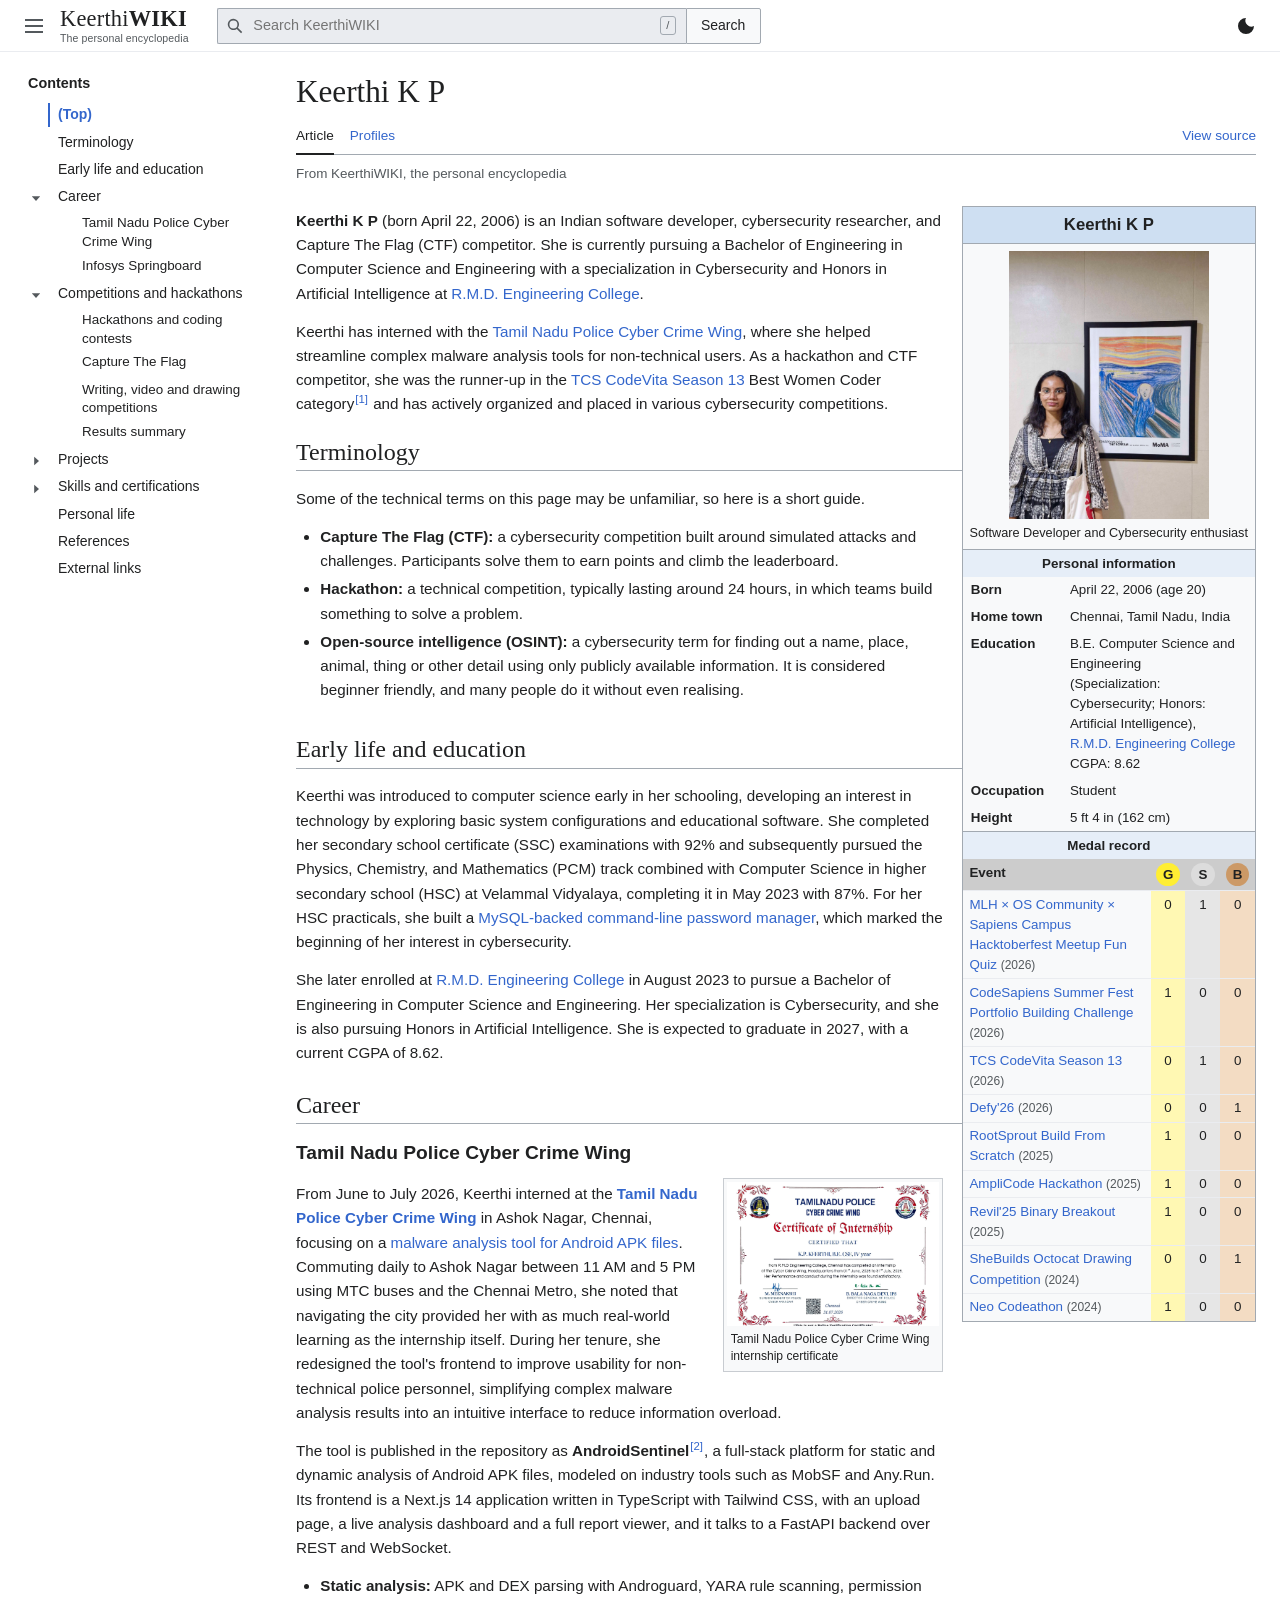
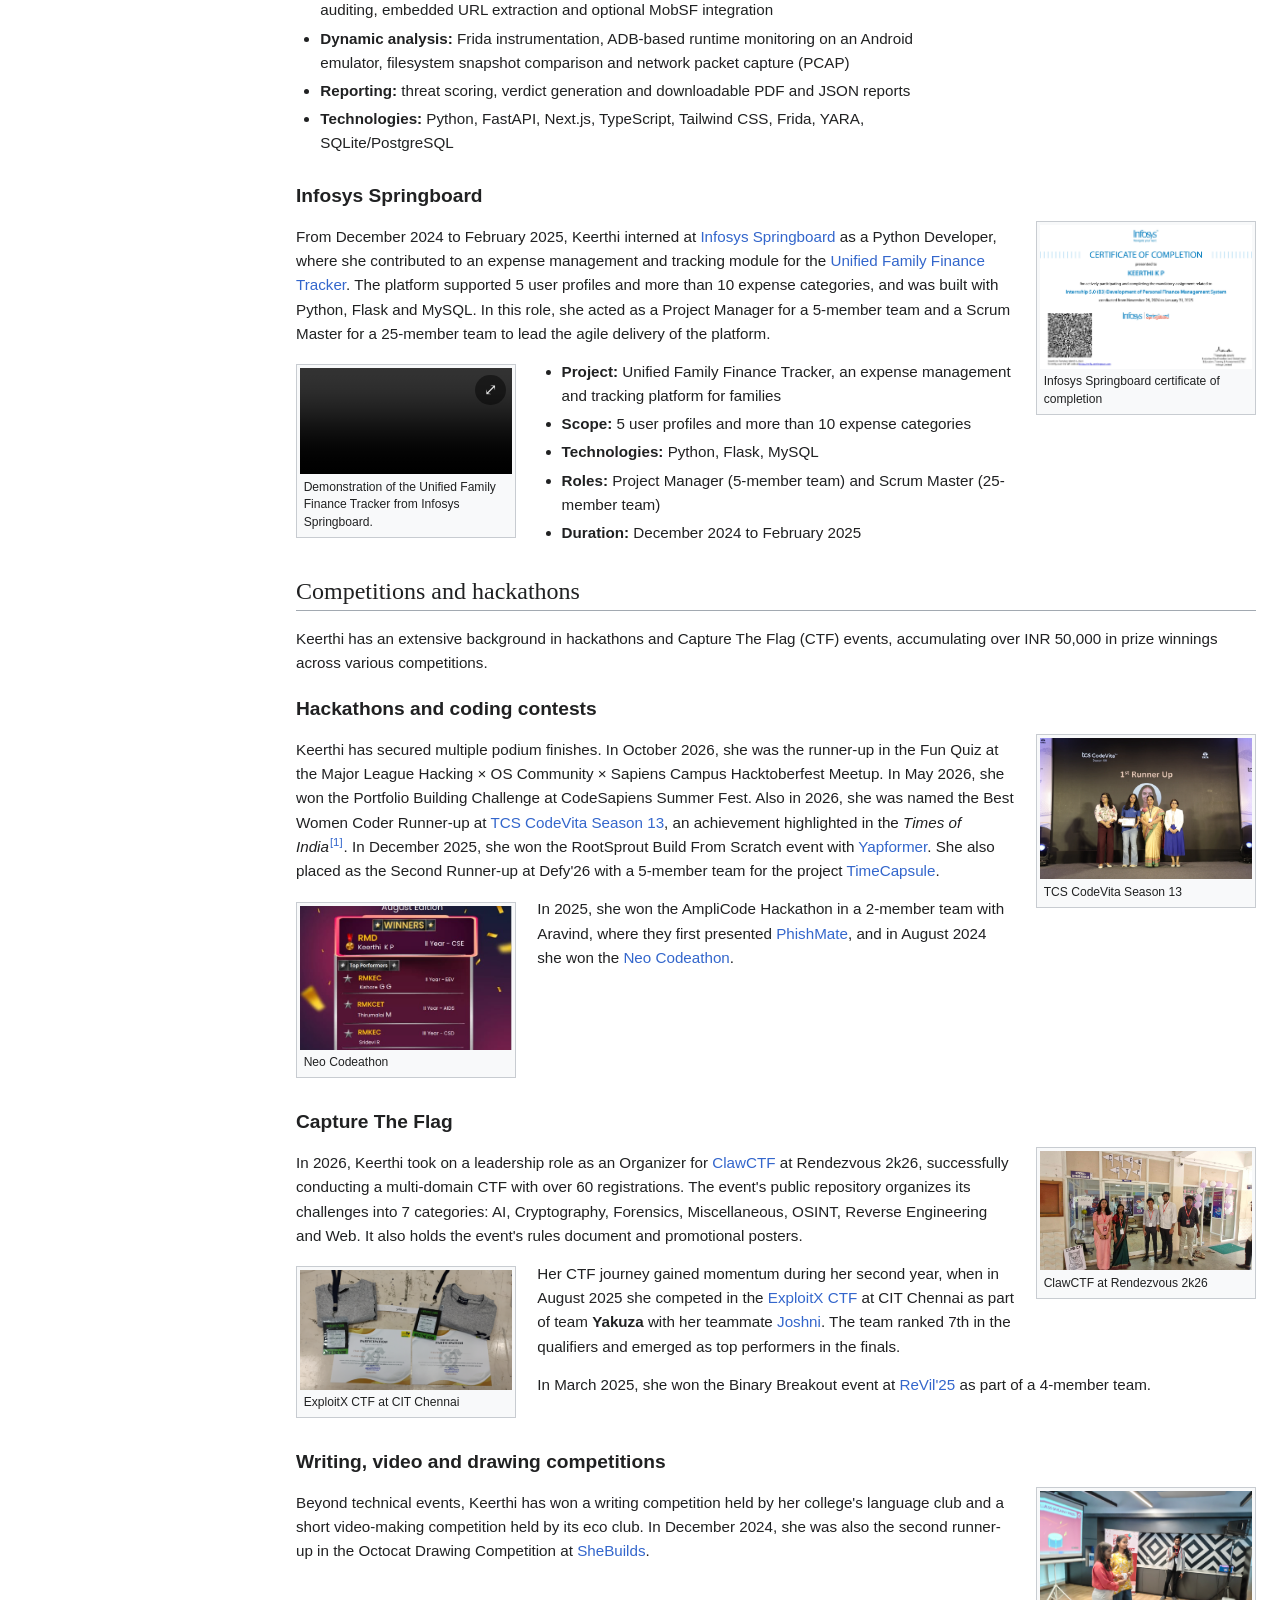
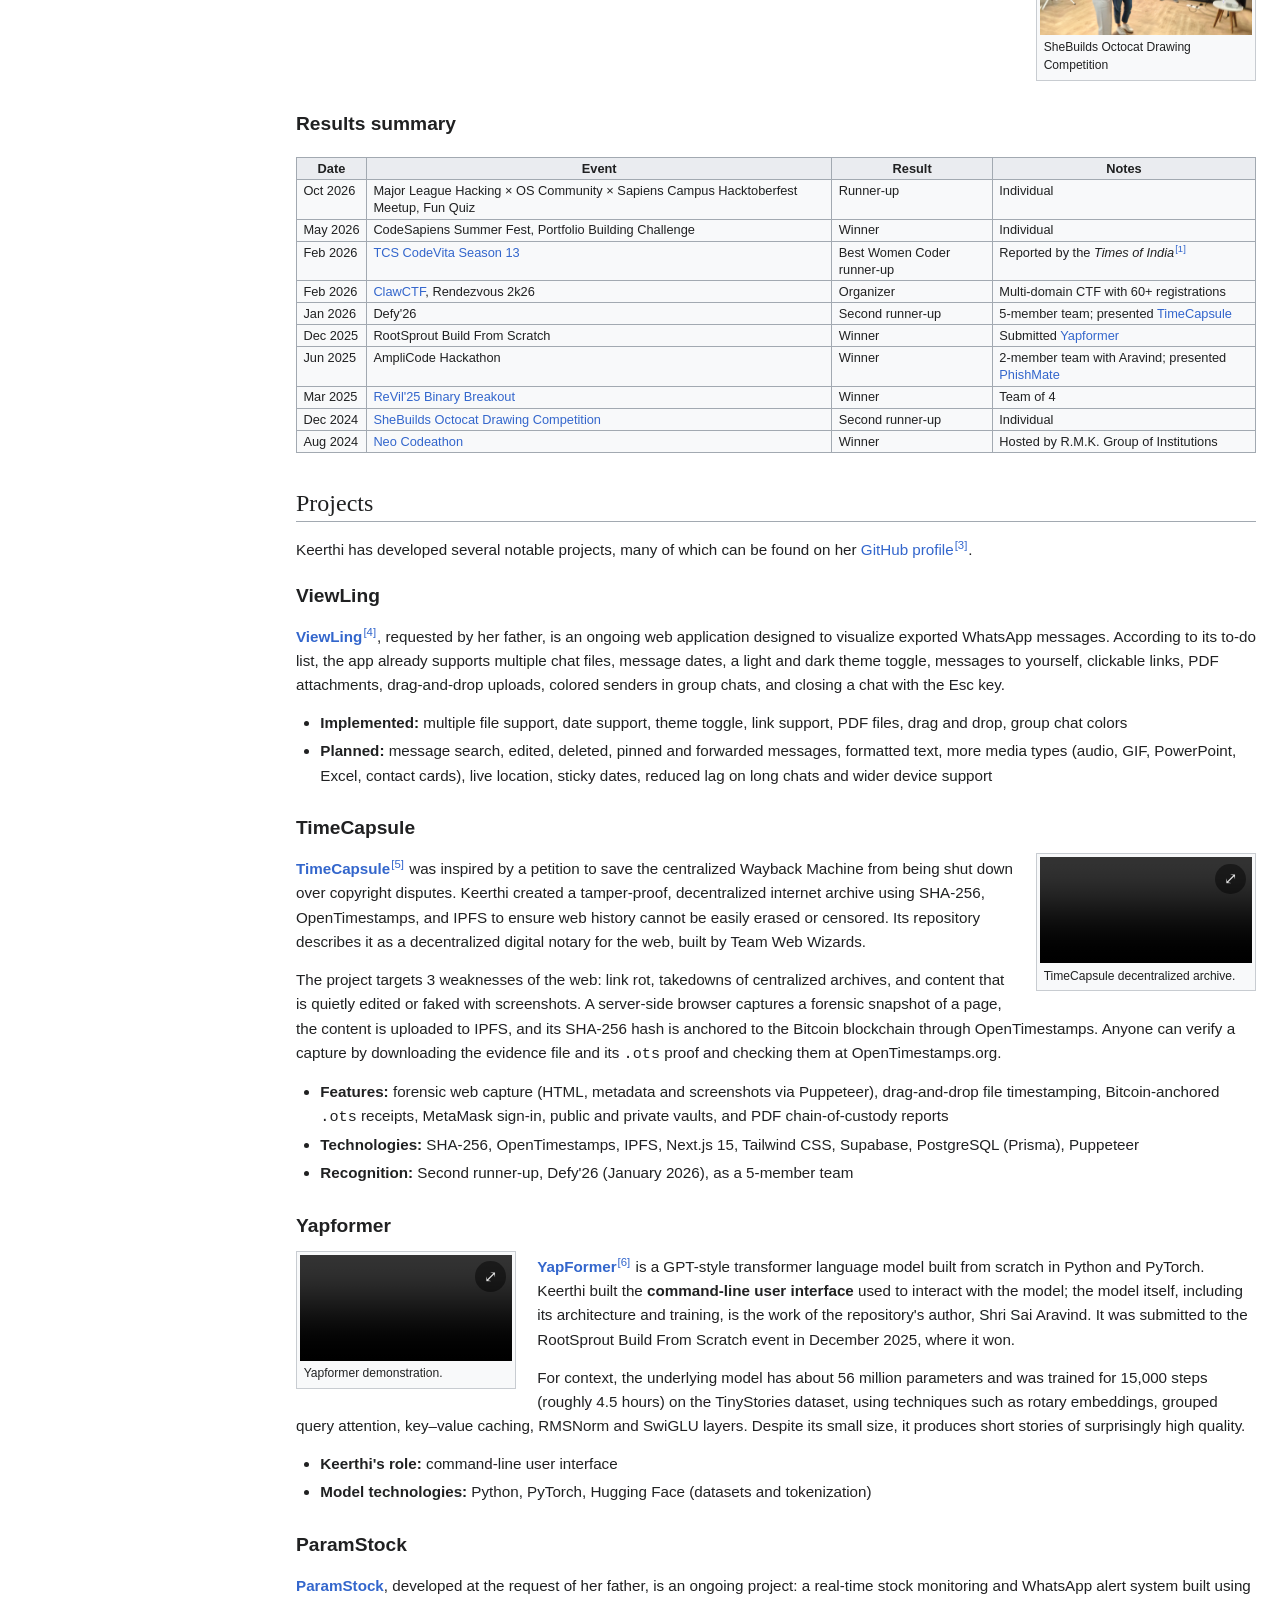
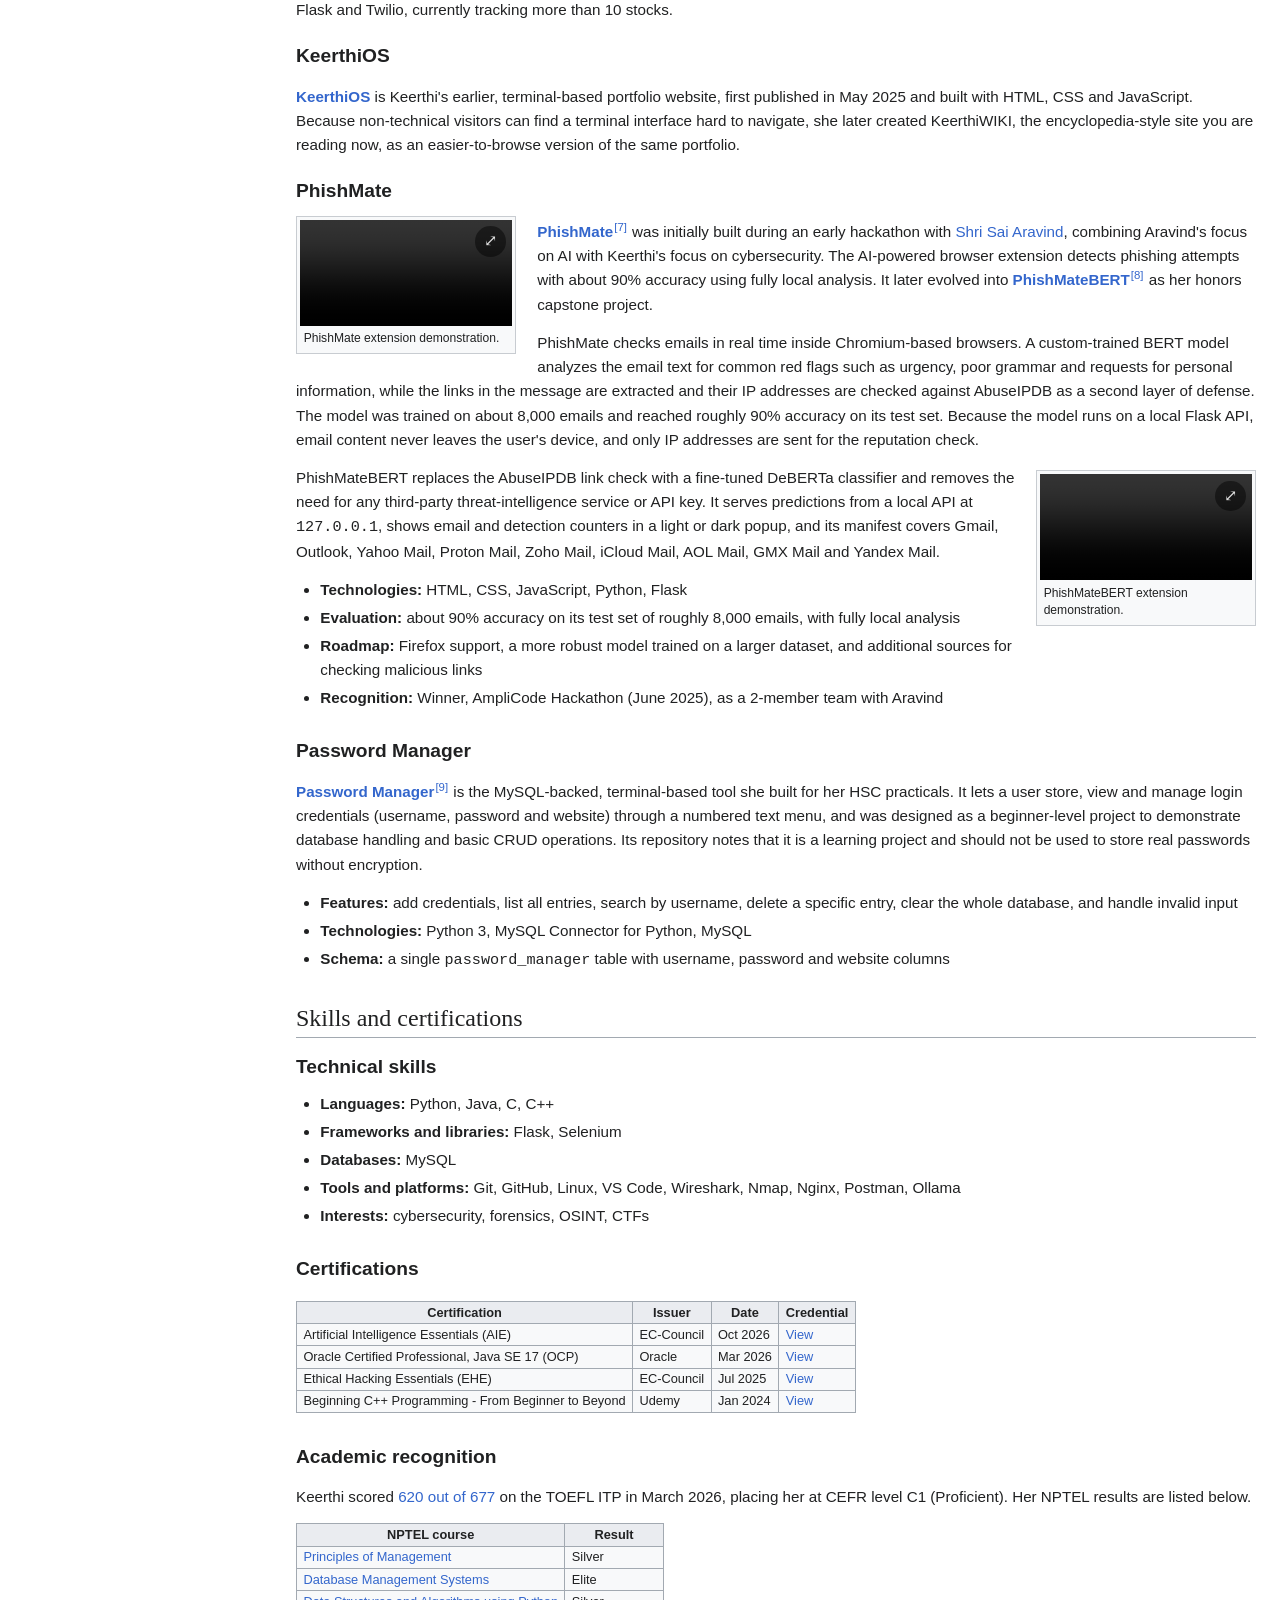
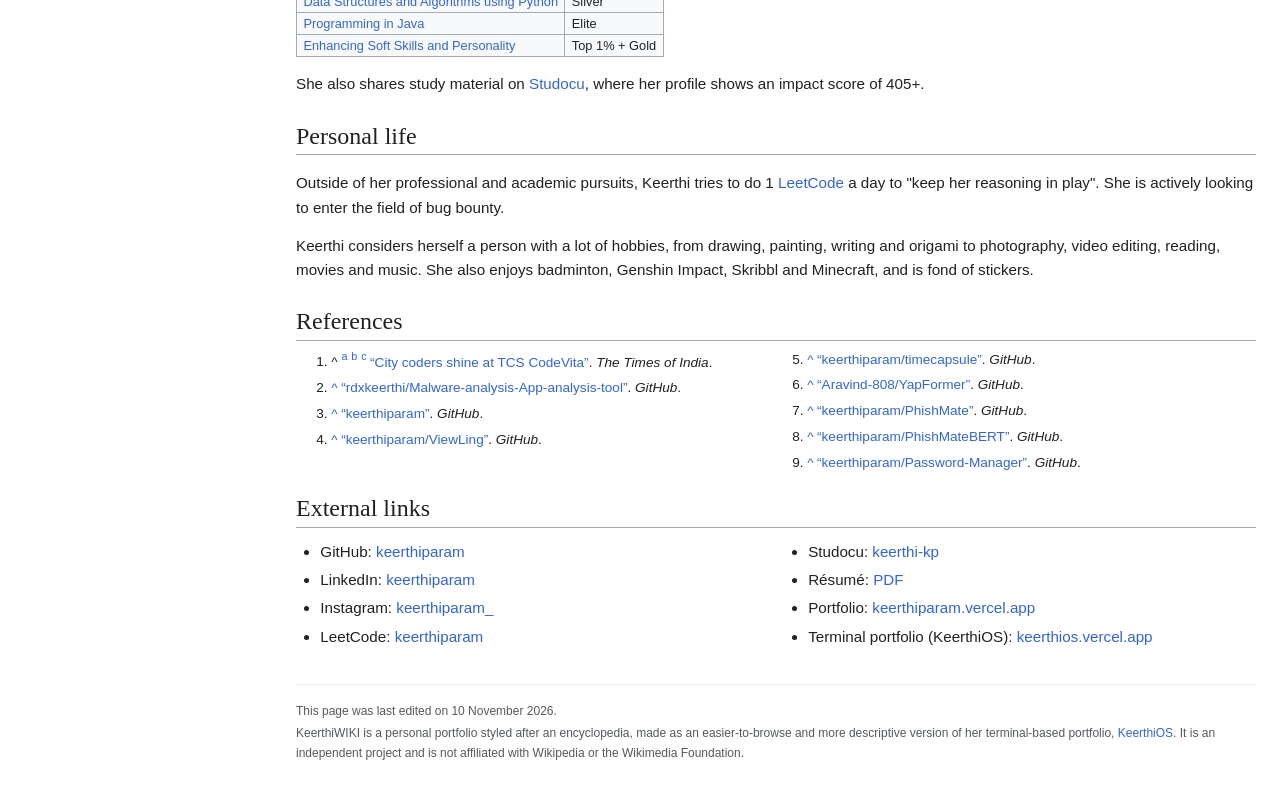
<file: index.html>
<!DOCTYPE html>
<html lang="en" data-theme="light">
<head>
    <meta charset="UTF-8">
    <meta name="viewport" content="width=device-width, initial-scale=1.0">
    <title>KeerthiWIKI</title>
    <meta name="description" content="Keerthi K P is an Indian software developer, cybersecurity researcher and CTF competitor. KeerthiWIKI is her personal portfolio, written like an encyclopedia article.">
    <script>
        /* Apply the saved / system theme before first paint to avoid a flash */
        (function () {
            try {
                var t = localStorage.getItem('theme');
                if (!t) t = window.matchMedia('(prefers-color-scheme: dark)').matches ? 'dark' : 'light';
                document.documentElement.setAttribute('data-theme', t);
            } catch (e) {}
        })();
    </script>
    <link rel="icon" href="images/favicon.png">
    <meta property="og:type" content="profile">
    <meta property="og:title" content="Keerthi K P – KeerthiWIKI">
    <meta property="og:description" content="Keerthi K P is an Indian software developer, cybersecurity researcher and CTF competitor. KeerthiWIKI is her personal portfolio, written like an encyclopedia article.">
    <script type="application/ld+json">
    {
        "@context": "https://schema.org",
        "@type": "Person",
        "name": "Keerthi K P",
        "url": "https://keerthiparam.vercel.app",
        "alumniOf": "R.M.D. Engineering College",
        "sameAs": [
            "https://github.com/keerthiparam",
            "https://www.linkedin.com/in/keerthiparam",
            "https://www.instagram.com/keerthiparam_",
            "https://leetcode.com/u/keerthiparam/"
        ]
    }
    </script>
    <link rel="stylesheet" href="style.css">
</head>
<body>
    <a class="skip-link" href="#content">Skip to content</a>

    <!-- ===================== HEADER ===================== -->
    <header class="vector-header">
        <div class="header-start">
            <button id="menuToggle" class="icon-btn" type="button" aria-label="Toggle contents sidebar" title="Toggle contents">
                <svg viewBox="0 0 20 20" width="20" height="20" aria-hidden="true"><path fill="currentColor" d="M1 3h18v2H1zm0 6h18v2H1zm0 6h18v2H1z"/></svg>
            </button>
            <a class="logo" href="#firstHeading" aria-label="KeerthiWIKI – back to top">
                <span class="logo-text">
                    <span class="wordmark">Keerthi<span class="wiki">WIKI</span></span>
                    <span class="tagline">The personal encyclopedia</span>
                </span>
            </a>
        </div>

        <form id="searchForm" class="header-search" role="search" autocomplete="off">
            <div class="search-box">
                <svg class="search-icon" viewBox="0 0 20 20" width="16" height="16" aria-hidden="true"><path fill="currentColor" d="M12.2 13.6a7 7 0 1 1 1.4-1.4l5.4 5.4-1.4 1.4zM3 8a5 5 0 1 0 10 0A5 5 0 0 0 3 8z"/></svg>
                <input id="searchInput" type="search" placeholder="Search KeerthiWIKI" aria-label="Search KeerthiWIKI" aria-controls="searchResults" aria-expanded="false" spellcheck="false">
                <kbd class="search-hint" aria-hidden="true">/</kbd>
            </div>
            <button class="search-button" type="submit">Search</button>
            <ul id="searchResults" class="search-results" role="listbox" hidden></ul>
        </form>

        <div class="header-end">
            <button id="themeToggle" class="icon-btn" type="button" aria-label="Toggle dark mode" title="Toggle dark mode">
                <svg class="icon-moon" viewBox="0 0 20 20" width="20" height="20" aria-hidden="true"><path fill="currentColor" d="M10 2a8 8 0 1 0 8 8 6 6 0 0 1-8-8z"/></svg>
                <svg class="icon-sun" viewBox="0 0 20 20" width="20" height="20" aria-hidden="true"><circle cx="10" cy="10" r="3.6" fill="currentColor"/><path stroke="currentColor" stroke-width="2" stroke-linecap="round" d="M10 1.5v2M10 16.5v2M1.5 10h2M16.5 10h2M4 4l1.4 1.4M14.6 14.6 16 16M4 16l1.4-1.4M14.6 5.4 16 4"/></svg>
            </button>
        </div>
    </header>

    <div id="sidebarOverlay" class="sidebar-overlay"></div>

    <div class="page">

        <!-- ===================== TABLE OF CONTENTS ===================== -->
        <aside id="sidebar" class="vector-toc" aria-label="Table of contents">
            <nav>
                <div class="toc-title">Contents</div>
                <ul id="toc-list" class="toc-list"></ul>
            </nav>
        </aside>

        <!-- ===================== ARTICLE ===================== -->
        <main id="content" class="mw-content" tabindex="-1">

            <h1 id="firstHeading" class="firstHeading">Keerthi K P</h1>
            <nav class="page-tabs" aria-label="Article tools">
                <div class="tabs-left">
                    <a class="tab selected" href="#firstHeading">Article</a>
                    <div class="tab-menu">
                        <button id="profilesBtn" class="tab tab-btn" type="button" aria-haspopup="true" aria-expanded="false" aria-controls="profilesMenu">Profiles</button>
                        <ul id="profilesMenu" class="tab-dropdown" hidden>
                            <li><a href="https://github.com/keerthiparam" target="_blank" rel="noopener noreferrer">GitHub</a></li>
                            <li><a href="https://www.linkedin.com/in/keerthiparam" target="_blank" rel="noopener noreferrer">LinkedIn</a></li>
                            <li><a href="https://www.instagram.com/keerthiparam_" target="_blank" rel="noopener noreferrer">Instagram</a></li>
                            <li><a href="https://leetcode.com/u/keerthiparam/" target="_blank" rel="noopener noreferrer">LeetCode</a></li>
                            <li><a href="https://www.studocu.com/in/user/keerthi-kp/50296445" target="_blank" rel="noopener noreferrer">Studocu</a></li>
                            <li><a href="https://docs.google.com/document/d/1_8awqWlxdFw7RIELNcMUJ54haw1jOJGvTQTLFg4NBT8/export?format=pdf" target="_blank" rel="noopener noreferrer">Résumé (PDF)</a></li>
                        </ul>
                    </div>
                </div>
                <div class="tabs-right">
                    <a class="tab" href="https://github.com/keerthiparam/KeerthiWIKI" target="_blank" rel="noopener noreferrer" title="View this site's source code on GitHub">View source</a>
                </div>
            </nav>
            <div id="siteSub" class="site-sub">From KeerthiWIKI, the personal encyclopedia</div>

            <div id="bodyContent" class="mw-body-content">
                <noscript><p>KeerthiWIKI needs JavaScript to load its article content.</p></noscript>
                <p id="loadingMsg" class="loading">Loading…</p>
            </div>

            <footer class="mw-footer">
                <p id="footerEdited"></p>
                <p>KeerthiWIKI is a personal portfolio styled after an encyclopedia, made as an easier-to-browse and more descriptive version of her terminal-based portfolio, <a href="https://keerthios.vercel.app/" target="_blank" rel="noopener noreferrer">KeerthiOS</a>. It is an independent project and is not affiliated with Wikipedia or the Wikimedia Foundation.</p>
            </footer>
        </main>
    </div>

    <!-- Image lightbox -->
    <div id="lightbox" class="lightbox" hidden role="dialog" aria-modal="true" aria-label="Image viewer">
        <figure>
            <img id="lightboxImg" alt="">
            <figcaption id="lightboxCaption"></figcaption>
        </figure>
    </div>

    <script src="script.js"></script>
</body>
</html>
</file>
<file: style.css>
/* ==========================================================================
   KeerthiWIKI – a Wikipedia (Vector 2022) inspired portfolio
   ========================================================================== */

/* ---------- 1. Theme tokens ---------- */
:root {
    --visited: #6b4ba1;
    --bg: #ffffff;
    --bg-soft: #f8f9fa;
    --bg-hover: #eaecf0;
    --text: #202122;
    --muted: #54595d;
    --link: #3366cc;
    --link-hover: #2a4b8d;
    --border: #a2a9b1;
    --border-soft: #eaecf0;
    --thumb-border: #c8ccd1;
    --infobox-title: #cedff2;
    --infobox-header: #e6eef8;
    --medal-head: #ccc;
    --medal-gold-tint: #fff8b3;
    --medal-silver-tint: #e6e6e6;
    --medal-bronze-tint: #f3dcc3;
    --table-head: #eaecf0;
    --mark: #fef6e7;
    --flash: #fef6e7;
    --shadow: 0 2px 6px rgba(0, 0, 0, .18);
    --serif: "Linux Libertine", "Georgia", "Times", serif;
    --sans: -apple-system, BlinkMacSystemFont, "Segoe UI", Roboto, Lato, Helvetica, Arial, sans-serif;
    --header-h: 3.25rem;
    color-scheme: light;
}

:root[data-theme="dark"] {
    --visited: #b79ae0;
    --bg: #101418;
    --bg-soft: #1b1f23;
    --bg-hover: #2a2f35;
    --text: #eaecf0;
    --muted: #a2a9b1;
    --link: #88a3e8;
    --link-hover: #a9bdf0;
    --border: #54595d;
    --border-soft: #2a2f35;
    --thumb-border: #54595d;
    --infobox-title: #2b3d5a;
    --infobox-header: #222d40;
    --medal-head: #3a3f45;
    --medal-gold-tint: #3f3b1c;
    --medal-silver-tint: #3a3d42;
    --medal-bronze-tint: #46362a;
    --table-head: #2a2f35;
    --mark: #4a3d1a;
    --flash: #4a3d1a;
    --shadow: 0 2px 8px rgba(0, 0, 0, .6);
    color-scheme: dark;
}

/* ---------- 2. Base ---------- */
*, *::before, *::after { box-sizing: border-box; }

html { scroll-behavior: smooth; }

body {
    margin: 0;
    font-family: var(--sans);
    font-size: 16px;
    line-height: 1.6;
    color: var(--text);
    background: var(--bg);
}

a { color: var(--link); text-decoration: none; }
a:hover { color: var(--link-hover); text-decoration: underline; }

img, video { max-width: 100%; }

button { font: inherit; color: inherit; }

kbd { font-family: inherit; }

.loading { color: var(--muted); }

/* skip link: invisible until a keyboard user tabs to it */
.skip-link {
    position: absolute;
    left: .5rem;
    top: -4rem;
    z-index: 600;
    padding: .5rem .9rem;
    background: var(--bg);
    color: var(--link);
    border: 1px solid var(--link);
    border-radius: 2px;
    font-size: .9rem;
}
.skip-link:focus { top: .5rem; text-decoration: none; }
#content:focus { outline: none; }

/* ---------- 3. Header ---------- */
.vector-header {
    position: sticky;
    top: 0;
    z-index: 200;
    height: var(--header-h);
    display: flex;
    align-items: center;
    gap: 1rem;
    padding: 0 1rem;
    background: var(--bg);
    border-bottom: 1px solid var(--border-soft);
}

.header-start { display: flex; align-items: center; gap: .5rem; flex: 0 0 auto; }
.header-end { display: flex; align-items: center; flex: 0 0 auto; margin-left: auto; }

.icon-btn {
    display: inline-flex;
    align-items: center;
    justify-content: center;
    width: 2.25rem;
    height: 2.25rem;
    border: 0;
    border-radius: 2px;
    background: transparent;
    color: var(--muted);
    cursor: pointer;
}
.icon-btn:hover { background: var(--bg-hover); color: var(--text); text-decoration: none; }
.header-end { gap: .15rem; }
#sourceLink, #themeToggle { color: var(--text); }
.icon-btn:focus-visible, .search-button:focus-visible { outline: 2px solid var(--link); outline-offset: 1px; }

/* theme icon swap */
.icon-sun { display: none; }
:root[data-theme="dark"] .icon-sun { display: block; }
:root[data-theme="dark"] .icon-moon { display: none; }

/* logo */
.logo { display: flex; align-items: center; gap: .55rem; color: var(--text); }
.logo:hover { text-decoration: none; color: var(--text); }
.logo-text { display: flex; flex-direction: column; line-height: 1.2; }
.wordmark { font-family: var(--serif); font-size: 1.4rem; line-height: 1.15; letter-spacing: .01em; }
.wordmark .wiki { font-weight: 700; }
.tagline { font-size: .66rem; color: var(--muted); letter-spacing: .01em; }

/* search */
.header-search {
    position: relative;
    display: flex;
    flex: 0 1 34rem;
    min-width: 0;
    margin: 0 0 0 .75rem;
}
.search-box {
    flex: 1;
    display: flex;
    align-items: center;
    gap: .5rem;
    padding: 0 .6rem;
    height: 2.25rem;
    background: var(--bg-hover);
    border: 1px solid var(--border);
    border-right: 0;
    border-radius: 2px 0 0 2px;
    color: var(--muted);
}
.search-box:focus-within { background: var(--bg); border-color: var(--link); box-shadow: inset 0 0 0 1px var(--link); }
.search-box input {
    flex: 1;
    min-width: 0;
    border: 0;
    outline: 0;
    background: transparent;
    color: var(--text);
    font: inherit;
    font-size: .9rem;
}
.search-box input::-webkit-search-cancel-button { cursor: pointer; }
.search-hint {
    font-size: .7rem;
    padding: 0 .35rem;
    border: 1px solid var(--border);
    border-radius: 3px;
    color: var(--muted);
}
.search-box:focus-within .search-hint { display: none; }
.search-button {
    height: 2.25rem;
    padding: 0 .9rem;
    border: 1px solid var(--border);
    border-radius: 0 2px 2px 0;
    background: var(--bg-soft);
    color: var(--text);
    cursor: pointer;
    font-size: .875rem;
}
.search-button:hover { background: var(--bg-hover); }

.search-results {
    position: absolute;
    top: calc(100% + 4px);
    left: 0;
    right: 0;
    margin: 0;
    padding: 0;
    list-style: none;
    background: var(--bg);
    border: 1px solid var(--border);
    box-shadow: var(--shadow);
    border-radius: 2px;
    max-height: 70vh;
    overflow-y: auto;
}
.search-results[hidden] { display: none; }
.search-results li a {
    display: block;
    padding: .5rem .8rem;
    color: var(--text);
    border-bottom: 1px solid var(--border-soft);
}
.search-results li:last-child a { border-bottom: 0; }
.search-results li a:hover, .search-results li.active a { background: var(--bg-hover); text-decoration: none; }
.sr-title { display: block; font-weight: 600; color: var(--link); font-size: .9rem; }
.sr-snippet { display: block; font-size: .8rem; color: var(--muted); }
.sr-snippet mark, .sr-title mark { background: var(--mark); color: inherit; padding: 0 1px; }
.sr-empty { padding: .7rem .8rem; color: var(--muted); font-size: .875rem; }

/* ---------- 4. Page layout ---------- */
.page {
    display: grid;
    grid-template-columns: 15rem minmax(0, 1fr);
    column-gap: 2rem;
    max-width: 100rem;
    margin: 0 auto;
    padding: 0 1.5rem;
}
body.toc-collapsed .page { grid-template-columns: minmax(0, 1fr); }
body.toc-collapsed .vector-toc { display: none; }
/* contents bar hidden: keep a centred reading column with breathing room on both sides (like Wikipedia) */
body.toc-collapsed .mw-content { width: 100%; max-width: 66rem; justify-self: center; padding-left: 2rem; padding-right: 2rem; }

.mw-content { min-width: 0; padding: 1.25rem 0 2rem; }
/* flow-root keeps each section's floated media inside that section (no JS min-height hacks, no big gaps) */
.mw-section-body { position: relative; display: flow-root; }

/* ---------- 5. Table of contents ---------- */
.vector-toc {
    position: sticky;
    top: var(--header-h);
    align-self: start;
    max-height: calc(100vh - var(--header-h));
    overflow-y: auto;
    padding: 1.25rem 0 1rem;
    font-size: .875rem;
}
.toc-title { font-weight: 700; font-size: .9rem; margin: 0 0 .5rem .25rem; color: var(--text); }

.toc-list, .toc-sub { list-style: none; margin: 0; padding: 0; }
.toc-sub { display: none; padding-left: 1.5rem; }
.toc-item.expanded > .toc-sub { display: block; }

.toc-row { display: flex; align-items: flex-start; }
.toc-toggle, .toc-spacer { flex: 0 0 1.5rem; width: 1.5rem; height: 1.7rem; }
.toc-toggle {
    border: 0;
    background: transparent;
    color: var(--muted);
    cursor: pointer;
    display: grid;
    place-items: center;
    border-radius: 2px;
    padding: 0;
}
.toc-toggle:hover { background: var(--bg-hover); }
.toc-toggle svg { transition: transform .15s; }
.toc-item.expanded > .toc-row > .toc-toggle svg { transform: rotate(90deg); }

.toc-row a {
    display: block;
    flex: 1;
    padding: .15rem .25rem .15rem .5rem;
    color: var(--text);
    border-left: 2px solid transparent;
    line-height: 1.4;
}
.toc-row a:hover { color: var(--link); text-decoration: none; }
.toc-row a.toc-active { color: var(--link); font-weight: 600; border-left-color: var(--link); }
.toc-top .toc-row a { padding-left: .5rem; }
.toc-sub .toc-row a { font-size: .84rem; }

.sidebar-overlay { display: none; }

/* ---------- 6. Article chrome ---------- */

.firstHeading {
    font-family: var(--serif);
    font-size: 1.95rem;
    font-weight: 400;
    line-height: 1.25;
    margin: 0 0 .15rem;
    color: var(--text);
}
.site-sub { font-size: .84rem; color: var(--muted); margin-bottom: 1rem; }

.mw-body-content { display: flow-root; font-size: .95rem; overflow-wrap: anywhere; }
.mw-body-content p { margin: .55em 0 .9em; }
.mw-body-content ul { margin: .3em 0 .5em 0; padding: 0 0 0 1.6em; display: flow-root; } /* indent via padding so bullets stay clear of floated media */
.mw-body-content li { margin-bottom: .25em; }

/* headings */
h1, h2, h3, h4 { scroll-margin-top: calc(var(--header-h) + 1rem); }
.mw-heading { margin: 1.3em 0 .5em; }
.mw-heading h2 {
    font-family: var(--serif);
    font-size: 1.5rem;
    font-weight: 400;
    line-height: 1.3;
    margin: 0;
    padding-bottom: .1em;
    border-bottom: 1px solid var(--border);
}
.mw-heading h3 {
    font-size: 1.2rem;
    font-weight: 700;
    line-height: 1.3;
    margin: 0;
}
.mw-heading3 { margin-top: 1.1em; }
.flash { animation: flash 2.2s ease-out; }
@keyframes flash { from { background: var(--flash); } to { background: transparent; } }

/* ---------- 7. Infobox ---------- */
.infobox {
    float: right;
    clear: right;
    width: 22em;
    max-width: 100%;
    margin: .4em 0 1em 1.4em;
    border: 1px solid var(--border);
    background: var(--bg-soft);
    border-collapse: collapse;
    font-size: 88%;
    line-height: 1.5;
}
.infobox th, .infobox td { padding: .25em .6em; vertical-align: top; text-align: left; }
.infobox-title {
    caption-side: top;
    background: var(--infobox-title);
    border: 1px solid var(--border);
    border-bottom: 0;
    padding: .35em .6em;
    font-size: 125%;
    font-weight: 700;
    text-align: center;
}
.infobox-image { text-align: center; padding: .5em !important; }
.infobox-image img { display: block; margin: 0 auto; height: auto; max-height: 20em; object-fit: cover; }
.infobox-image img.placeholder { width: 60%; opacity: .6; }
.infobox-caption { margin-top: .4em; font-size: 95%; }
.infobox-header, .infobox .infobox-header {
    background: var(--infobox-header);
    text-align: center !important;
    font-weight: 700;
    border-top: 1px solid var(--border);
}
.infobox-label { width: 34%; font-weight: 700; }

/* Medal record: Event | G | S | B (Wikipedia sports-infobox style) */
.infobox td.medal-table-cell { padding: 0; }
.medal-table { width: 100%; border-collapse: collapse; font-size: 100%; }
.medal-table th, .medal-table td { padding: .25em .5em; }
.medal-table thead tr { background: var(--medal-head); }
.medal-table thead th { font-weight: 700; padding-top: .3em; padding-bottom: .3em; }
.medal-table .medal-event-head { text-align: left; }
.medal-table .mh { width: 2.6em; text-align: center; padding-left: .1em; padding-right: .1em; }
.badge {
    display: inline-flex;
    align-items: center;
    justify-content: center;
    width: 1.75em;
    height: 1.75em;
    padding: 0;
    line-height: 1;
    font-weight: 700;
    color: #202122;
    border-radius: 50%;
}
.badge-g { background: #fe3; }
.badge-s { background: #dcdcdc; }
.badge-b { background: #cc9966; }
.medal-table tbody tr { border-top: 1px solid var(--border-soft); }
.medal-table .medal-event { text-align: left; }
.medal-year { color: var(--muted); font-size: 90%; white-space: nowrap; }
.medal-table .mc { text-align: center; }
.medal-table .mc-g { background: var(--medal-gold-tint); }
.medal-table .mc-s { background: var(--medal-silver-tint); }
.medal-table .mc-b { background: var(--medal-bronze-tint); }

/* ---------- 8. Figures, video, gallery ---------- */
.thumb { margin: .3em 0 1em; width: 270px; max-width: 100%; }
.thumb.tright { float: right; clear: right; margin-left: 1.4em; }
.thumb.tleft { float: left; clear: left; margin-right: 1.4em; }
.thumb.tcenter { float: none; margin-left: auto; margin-right: auto; }
.thumbinner {
    background: var(--bg-soft);
    border: 1px solid var(--thumb-border);
    padding: 3px;
    font-size: .88rem;
}
.thumbinner img, .thumbinner video { display: block; width: 100%; height: auto; background: #000; }
.thumbinner img { background: transparent; }
.thumbinner figcaption, .thumbinner .thumbcaption { padding: .35em .3em .2em; font-size: .86em; line-height: 1.45; }
img.lightbox-img { cursor: zoom-in; }
.video-wrap { position: relative; }
.video-expand {
    position: absolute;
    top: .4rem;
    right: .4rem;
    width: 1.9rem;
    height: 1.9rem;
    display: grid;
    place-items: center;
    padding: 0;
    border: 0;
    border-radius: 50%;
    background: rgba(0, 0, 0, .55);
    color: #fff;
    font-size: 1rem;
    line-height: 1;
    cursor: pointer;
    opacity: .85;
}
.video-expand:hover, .video-expand:focus-visible { opacity: 1; background: rgba(0, 0, 0, .8); }

.gallery { display: flex; flex-wrap: wrap; justify-content: center; gap: .6rem; list-style: none; margin: 1em 0 !important; padding: 0 !important; clear: both; }
.gallerybox { width: 12.5rem; margin: 0 !important; }
.gallerybox .thumbinner { padding: 3px; }
.gallerybox img, .gallerybox video { aspect-ratio: 4 / 3; object-fit: cover; }
.gallerytext { text-align: center; font-size: .8rem; padding: .3em .2em; color: var(--text); }

/* external links in 2 columns */
.mw-section-body[data-section="external-links"] ul { columns: 2; column-gap: 2.5rem; }
.mw-section-body[data-section="external-links"] li { break-inside: avoid; }

/* ---------- 9. Tables ---------- */
.table-wrap { overflow-x: auto; margin: .8em 0 1em; clear: both; }
.wikitable {
    border-collapse: collapse;
    background: var(--bg-soft);
    border: 1px solid var(--border);
    font-size: .88rem;
    min-width: 60%;
}
.wikitable th, .wikitable td { border: 1px solid var(--border); padding: .3em .6em; text-align: left; vertical-align: top; }
.wikitable th { background: var(--table-head); text-align: center; }
.wikitable caption { font-weight: 700; padding: .3em; text-align: left; }

/* ---------- 10. References, categories, footer ---------- */
sup.reference { font-size: 75%; line-height: 1; vertical-align: super; white-space: nowrap; }
sup.reference a { padding: 0 1px; }
.cite-error { color: #d33; font-size: 75%; }

ol.references {
    font-size: .85rem;
    margin: .4em 0 1em 2.6em;
    padding: 0;
    columns: 30em auto;
    column-gap: 2em;
}
ol.references li { margin-bottom: .3em; break-inside: avoid; }
ol.references li:target { background: var(--flash); }
.mw-cite-backlink { margin-right: .25em; font-weight: 400; }
.mw-cite-backlink sup { font-size: 80%; }

.mw-footer {
    margin-top: 1.5rem;
    padding-top: .8rem;
    border-top: 1px solid var(--border-soft);
    font-size: .75rem;
    color: var(--muted);
}
.mw-footer p { margin: .3em 0; }

/* ---------- 11. Lightbox ---------- */
.lightbox {
    position: fixed;
    inset: 0;
    z-index: 500;
    display: flex;
    align-items: center;
    justify-content: center;
    background: rgba(0, 0, 0, .86);
    padding: 1.5rem;
    cursor: zoom-out;
}
.lightbox[hidden] { display: none; }
.lightbox figure { margin: 0; max-width: 95vw; text-align: center; }
.lightbox img { max-width: 95vw; max-height: 82vh; display: block; margin: 0 auto; }
.lightbox figcaption { color: #eaecf0; font-size: .9rem; margin-top: .7rem; }

/* image viewer (prev / next through every image on the page) */
body.viewer-open { overflow: hidden; }
.viewer {
    position: fixed;
    inset: 0;
    z-index: 500;
    display: flex;
    align-items: center;
    justify-content: center;
    background: rgba(0, 0, 0, .92);
    padding: 3.5rem 4.5rem;
    cursor: zoom-out;
}
.viewer[hidden] { display: none; }
.viewer-figure { margin: 0; max-width: 100%; text-align: center; cursor: default; }
.viewer-img, .viewer-video { max-width: 100%; max-height: 78vh; display: block; margin: 0 auto; background: transparent; }
.viewer-img[hidden], .viewer-video[hidden] { display: none; }
.viewer-video { background: #000; }
.viewer figcaption { color: #eaecf0; font-size: .9rem; margin-top: .75rem; display: flex; gap: 1rem; justify-content: center; align-items: baseline; flex-wrap: wrap; }
.viewer-count { color: #a2a9b1; font-size: .8rem; white-space: nowrap; }
.viewer-btn {
    position: absolute;
    display: grid;
    place-items: center;
    width: 2.75rem;
    height: 2.75rem;
    padding: 0 0 .15rem;
    border: 0;
    border-radius: 50%;
    background: rgba(255, 255, 255, .14);
    color: #fff;
    font-size: 1.9rem;
    line-height: 1;
    cursor: pointer;
}
.viewer-btn:hover { background: rgba(255, 255, 255, .3); }
.viewer-btn:focus-visible { outline: 2px solid #fff; outline-offset: 2px; }
.viewer-btn[hidden] { display: none; }
.viewer-close { top: .9rem; right: .9rem; }
.viewer-prev { left: .9rem; top: 50%; transform: translateY(-50%); }
.viewer-next { right: .9rem; top: 50%; transform: translateY(-50%); }

/* ---------- 12. Responsive ---------- */
@media (max-width: 999px) {
    .page { grid-template-columns: minmax(0, 1fr); padding: 0 1rem; }

    .vector-toc {
        position: fixed;
        top: 0;
        left: 0;
        bottom: 0;
        z-index: 400;
        width: min(19rem, 86vw);
        max-height: none;
        padding: 1rem;
        background: var(--bg);
        border-right: 1px solid var(--border);
        box-shadow: var(--shadow);
        transform: translateX(-105%);
        transition: transform .2s ease;
        display: block !important;
    }
    body.drawer-open .vector-toc { transform: translateX(0); }
    body.drawer-open .sidebar-overlay { display: block; position: fixed; inset: 0; z-index: 300; background: rgba(0, 0, 0, .4); }
}

@media (max-width: 720px) {
    body.toc-collapsed .mw-content { padding-left: 0; padding-right: 0; }
    .tagline, .search-hint { display: none; }
    :root { --header-h: 5.4rem; }
    body { overflow-x: clip; }
    /* row 1: menu + logo + theme button; row 2: full-width search */
    .vector-header { flex-wrap: wrap; height: auto; align-content: center; gap: .25rem .4rem; padding: .35rem .5rem; }
    .header-start { order: 1; flex: 1 1 auto; min-width: 0; }
    .header-end { order: 2; }
    .header-search { order: 3; flex: 1 0 100%; margin: 0; }
    .wordmark { font-size: 1.25rem; }
    .search-button { display: none; }
    .search-box { border-right: 1px solid var(--border); border-radius: 2px; }
    .firstHeading { font-size: 1.6rem; }

    .infobox { float: none; width: 100%; margin: .5em 0 1em; }
    .thumb, .thumb.tright, .thumb.tleft { float: none; width: 100%; max-width: 24rem; margin: .5em auto 1em; }
    .gallerybox { width: calc(50% - .4rem); }
    .mw-section-body[data-section="external-links"] ul { columns: 1; }
    .viewer { padding: 3.5rem .5rem 1rem; }
    .viewer-prev, .viewer-next { top: auto; bottom: .9rem; transform: none; }
    .viewer-prev { left: .9rem; }
    .viewer-next { right: .9rem; }
    p { text-align: left; }
}

/* ---------- 13. Print ---------- */
@media print {
    .vector-header, .vector-toc, .sidebar-overlay, .lightbox, .viewer, .search-results { display: none !important; }
    .page { display: block; padding: 0; max-width: none; }
    .mw-content { max-width: none; }
    body { font-size: 12pt; background: #fff; color: #000; }
    a { color: #000; }
    .thumb video { display: none; }
    .infobox, .thumbinner, .wikitable { break-inside: avoid; }
}

@media (prefers-reduced-motion: reduce) {
    html { scroll-behavior: auto; }
    .flash { animation: none; }
    .vector-toc, .toc-toggle svg { transition: none; }
}
/* ---------- Compact figures (fixes empty gaps beside short text) ----------
   Figures are capped to a short strip so they are never much taller than the text beside them.
   Click any figure to open the full, uncropped image in the viewer. */
@media (min-width: 721px) { .thumb.tleft, .thumb.tright { width: 220px !important; } }
.thumb .thumbinner img { max-height: 9rem; object-fit: cover; object-position: center 25%; cursor: zoom-in; }
.mw-section-body > p:last-child { margin-bottom: .3em; }

/* ---------- Compact tables ---------- */
.wikitable { font-size: .8rem; min-width: 0; line-height: 1.35; }
.wikitable th, .wikitable td { padding: .15em .5em; }
.wikitable td:first-child { white-space: nowrap; }
/* ---------- Mobile tables: stack each row as a card instead of squeezing columns ---------- */
@media (max-width: 720px) {
    .table-wrap { overflow-x: visible; }
    .wikitable { display: block; width: 100%; border: 0; background: transparent; }
    .wikitable thead { display: none; }
    .wikitable tbody { display: block; }
    .wikitable tr { display: block; margin: 0 0 .7rem; border: 1px solid var(--border); background: var(--bg-soft); }
    .wikitable td { display: flex; gap: .6rem; border: 0; border-bottom: 1px solid var(--border-soft); padding: .3em .6em; white-space: normal !important; overflow-wrap: anywhere; }
    .wikitable td:last-child { border-bottom: 0; }
    .wikitable td::before { content: attr(data-label); flex: 0 0 5.5rem; font-weight: 700; color: var(--muted); }
    .wikitable td:first-child { background: var(--table-head); font-weight: 600; }
}
/* ---------- Article tab row (Article | Profiles ... View source) ---------- */
.page-tabs {
    display: flex;
    justify-content: space-between;
    align-items: flex-end;
    border-bottom: 1px solid var(--border);
    margin: .4rem 0 .5rem;
    font-size: .85rem;
}
.tabs-left, .tabs-right { display: flex; align-items: flex-end; gap: 1rem; }
.tab {
    display: inline-block;
    padding: .45rem 0 .4rem;
    color: var(--link);
    border: 0;
    border-bottom: 2px solid transparent;
    background: transparent;
    cursor: pointer;
    font: inherit;
    font-size: .85rem;
    margin-bottom: -1px;
}
.tab:hover { text-decoration: none; border-bottom-color: var(--border); }
.tab.selected { color: var(--text); border-bottom-color: var(--text); cursor: default; }
.tab .caret { font-size: .7em; }
.tab-menu { position: relative; }
.tab-dropdown {
    position: absolute;
    top: 100%;
    left: 0;
    z-index: 150;
    min-width: 11rem;
    margin: .1rem 0 0;
    padding: .25rem 0;
    list-style: none;
    background: var(--bg);
    border: 1px solid var(--border);
    box-shadow: var(--shadow);
    border-radius: 2px;
}
.tab-dropdown[hidden] { display: none; }
.tab-dropdown a { display: block; padding: .4rem .9rem; color: var(--text); }
.tab-dropdown a:hover { background: var(--bg-hover); text-decoration: none; }

/* ---------- Visited links ---------- */
.mw-body-content a:visited, .infobox a:visited, .mw-footer a:visited, sup.reference a:visited { color: var(--visited); }
</file>
